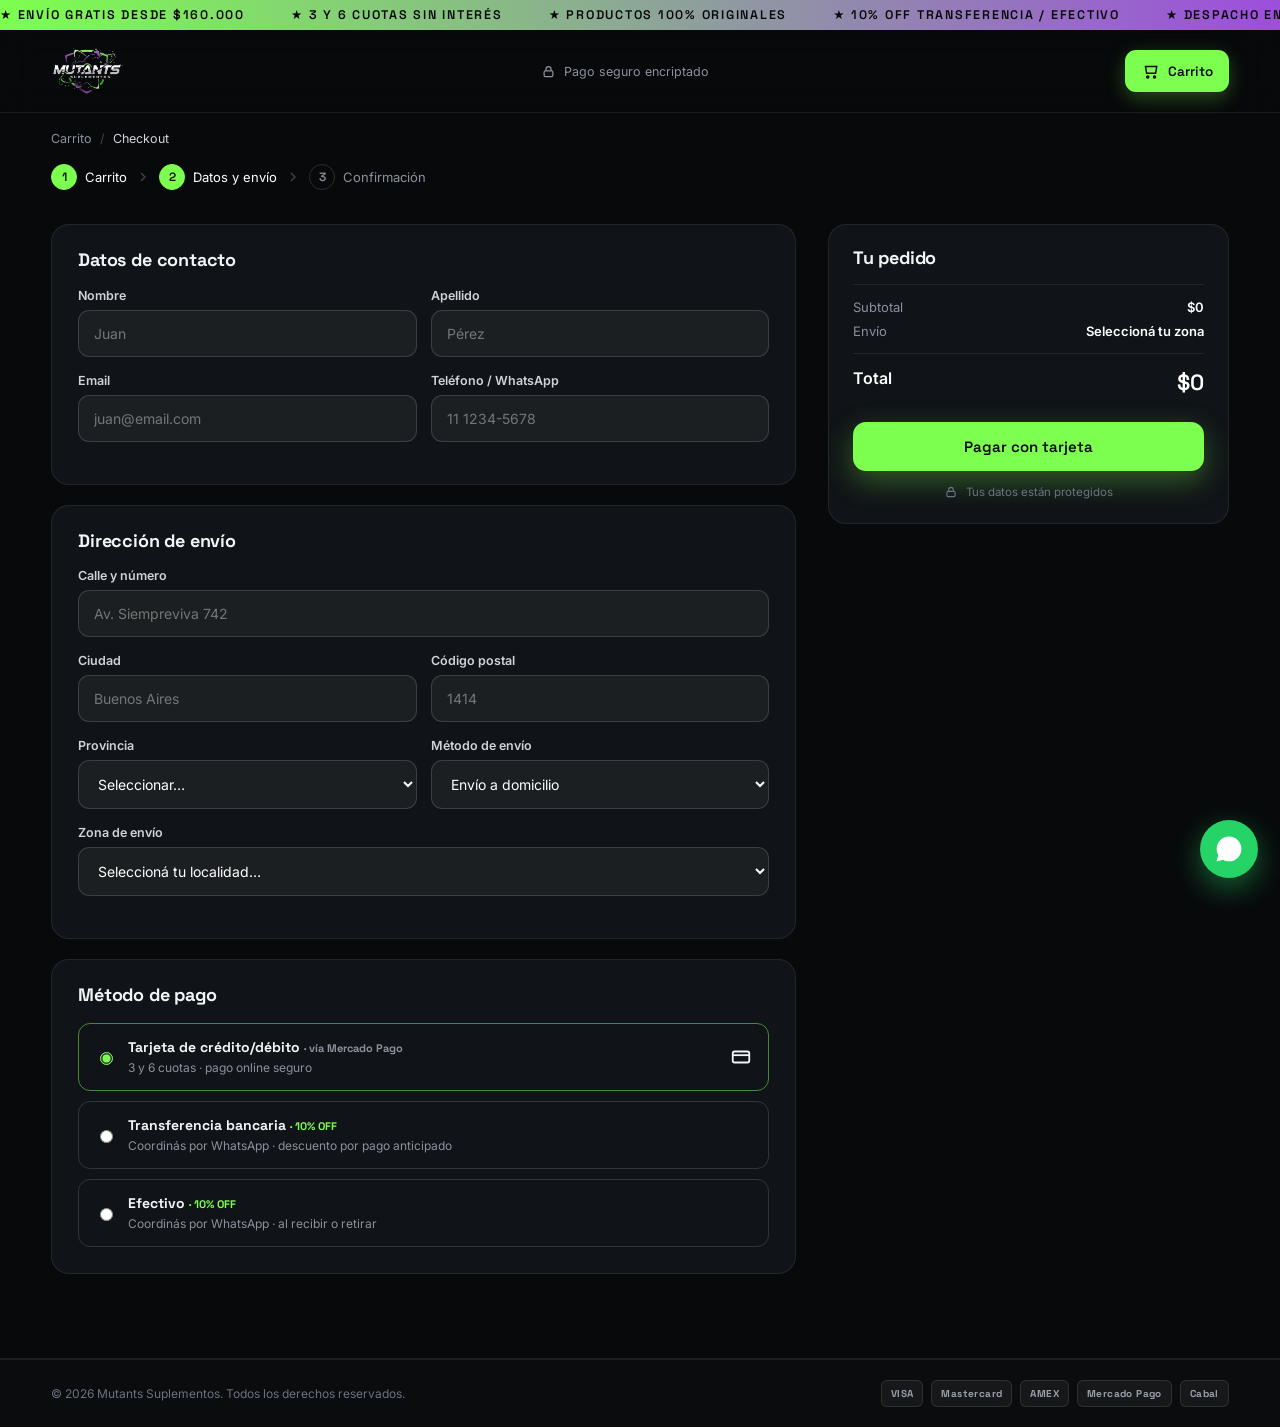
<file: checkout.html>
<!DOCTYPE html>
<html lang="es">
<head>
<meta charset="UTF-8">
<meta name="viewport" content="width=device-width, initial-scale=1.0">
<title>Checkout — Mutants Suplementos</title>
<link rel="stylesheet" href="./estilos/estilos.css">
</head>
<body data-page="checkout">

<div class="announce"><div class="announce-track">
  <span>★ Envío gratis desde $160.000</span><span>★ 3 y 6 cuotas sin interés</span><span>★ Productos 100% originales</span><span>★ 10% OFF transferencia / efectivo</span><span>★ Despacho en 24-48hs</span><span>★ +8 marcas líderes</span><span>★ Compra 100% segura</span>
  <span>★ Envío gratis desde $160.000</span><span>★ 3 y 6 cuotas sin interés</span><span>★ Productos 100% originales</span><span>★ 10% OFF transferencia / efectivo</span><span>★ Despacho en 24-48hs</span><span>★ +8 marcas líderes</span><span>★ Compra 100% segura</span>
</div></div>

<nav class="nav">
  <div style="display:flex;align-items:center;gap:18px">
    <a href="index.html" class="brand"><img src="assets/logos/logo-mutants.png" alt="Mutants Suplementos" class="brand-logo"></a>
  </div>
  <div style="display:flex;align-items:center;gap:8px;font-size:12.5px;color:var(--muted2)"><svg width="15" height="15" viewBox="0 0 24 24" fill="none" stroke="currentColor" stroke-width="2"><rect x="5" y="11" width="14" height="9" rx="2"></rect><path d="M8 11V8a4 4 0 0 1 8 0v3"></path></svg>Pago seguro encriptado</div>
  <div class="nav-right">
    <a href="carrito.html" class="cart-btn"><svg width="18" height="18" viewBox="0 0 24 24" fill="none" stroke="currentColor" stroke-width="2"><path d="M6 6h15l-1.5 9h-12z"></path><circle cx="9" cy="20" r="1.4"></circle><circle cx="18" cy="20" r="1.4"></circle></svg><span>Carrito</span><span class="cart-badge" data-cart-count>0</span></a>
  </div>
</nav>

<main class="container" id="checkout-page">

  <!-- SUCCESS STATE -->
  <div id="checkout-done" style="display:none;text-align:center;padding:clamp(60px,10vw,120px) 0">
    <div style="width:80px;height:80px;border-radius:50%;background:rgba(124,255,79,.12);border:1px solid rgba(124,255,79,.4);display:flex;align-items:center;justify-content:center;margin:0 auto 24px;color:var(--green)"><svg width="38" height="38" viewBox="0 0 24 24" fill="none" stroke="currentColor" stroke-width="2.4"><path d="M5 12l5 5L20 7"></path></svg></div>
    <h1 style="font-size:clamp(28px,4vw,42px);margin-bottom:14px">¡Gracias por tu compra!</h1>
    <p style="color:var(--muted);font-size:16px;max-width:480px;margin:0 auto 8px">Recibimos tu pedido. Te enviamos un email con el detalle y te contactamos por WhatsApp para coordinar el envío.</p>
    <p class="muted" style="font-size:14px;margin-bottom:30px">N° de orden: <span class="green" style="font-weight:600" id="order-no">#MUT-2026-0148</span></p>
    <div style="display:flex;gap:12px;justify-content:center;flex-wrap:wrap">
      <a id="wa-order" href="#" target="_blank" class="btn" style="background:#25D366;color:#fff"><svg width="19" height="19" viewBox="0 0 24 24" fill="#fff"><path d="M12.04 2C6.58 2 2.13 6.45 2.13 11.91c0 1.75.46 3.45 1.32 4.95L2 22l5.25-1.38c1.45.79 3.08 1.21 4.79 1.21h.01c5.46 0 9.91-4.45 9.91-9.91 0-2.65-1.03-5.14-2.9-7.01A9.82 9.82 0 0 0 12.04 2zm0 18.15c-1.36 0-2.7-.37-3.87-1.06l-.28-.16-2.88.75.77-2.8-.18-.29a8.2 8.2 0 0 1-1.26-4.36c0-4.54 3.7-8.23 8.24-8.23 2.2 0 4.27.86 5.82 2.42a8.18 8.18 0 0 1 2.41 5.82c0 4.54-3.69 8.43-8.24 8.43z"></path></svg>Enviar pedido por WhatsApp</a>
      <a href="index.html" class="btn btn-ghost">Volver al inicio</a>
    </div>
  </div>

  <!-- MAIN -->
  <div id="checkout-main">
    <div class="crumb"><a href="carrito.html">Carrito</a><i>/</i><span style="color:#cfd3da">Checkout</span></div>
    <div class="step-dots" style="margin-top:18px">
      <div class="step-dot active"><span class="num">1</span>Carrito</div>
      <svg width="16" height="16" viewBox="0 0 24 24" fill="none" stroke="#444" stroke-width="2"><path d="M9 6l6 6-6 6"></path></svg>
      <div class="step-dot active"><span class="num">2</span>Datos y envío</div>
      <svg width="16" height="16" viewBox="0 0 24 24" fill="none" stroke="#444" stroke-width="2"><path d="M9 6l6 6-6 6"></path></svg>
      <div class="step-dot"><span class="num">3</span>Confirmación</div>
    </div>

    <form class="checkout-grid" id="checkout-form" style="padding-top:10px">
      <div>
        <div class="panel" style="margin-bottom:20px">
          <h3>Datos de contacto</h3>
          <div class="field-row"><div class="field"><label>Nombre</label><input required placeholder="Juan"></div><div class="field"><label>Apellido</label><input required placeholder="Pérez"></div></div>
          <div class="field-row"><div class="field"><label>Email</label><input type="email" required placeholder="juan@email.com"></div><div class="field"><label>Teléfono / WhatsApp</label><input required placeholder="11 1234-5678"></div></div>
        </div>
        <div class="panel" style="margin-bottom:20px">
          <h3>Dirección de envío</h3>
          <div class="field"><label>Calle y número</label><input required placeholder="Av. Siempreviva 742"></div>
          <div class="field-row"><div class="field"><label>Ciudad</label><input required placeholder="Buenos Aires"></div><div class="field"><label>Código postal</label><input required placeholder="1414"></div></div>
          <div class="field-row"><div class="field"><label>Provincia</label>
            <select required><option value="">Seleccionar…</option><option>Buenos Aires</option><option>CABA</option><option>Córdoba</option><option>Santa Fe</option><option>Mendoza</option><option>Otra</option></select></div>
            <div class="field"><label>Método de envío</label>
            <select id="ship-method" required><option value="domicilio">Envío a domicilio</option><option value="retiro">Retiro en local</option></select></div>
          </div>
          <div class="field" id="ship-zone-wrap">
            <label>Zona de envío</label>
            <select id="ship-zone" required>
              <option value="">Seleccioná tu localidad…</option>
              <optgroup label="Capital">
                <option value="4500">CABA — $4.500</option>
              </optgroup>
              <optgroup label="Zona Oeste">
                <option value="4500">Morón / Ituzaingó / Hurlingham / Tres de Febrero / La Matanza (Haedo, Lomas del Mirador, Ramos Mejía) — $4.500</option>
                <option value="5500">La Matanza (Bonzi, Tapiales, San Justo, Tablada, Casanova, Ciudad Evita) — $5.500</option>
                <option value="6000">Merlo / William Morris / Moreno / Laferrere / Catán / Virrey del Pino — $6.000</option>
              </optgroup>
              <optgroup label="Zona Norte">
                <option value="5000">Caseros / San Martín / San Miguel / Vicente López — $5.000</option>
                <option value="6500">San Isidro / San Fernando / Tigre / Malvinas Argentinas / Los Polvorines / José C. Paz — $6.500</option>
              </optgroup>
              <optgroup label="Zona Sur">
                <option value="6500">Lanús / Lomas de Zamora / Avellaneda — $6.500</option>
                <option value="7500">Quilmes / Almirante Brown / Esteban Echeverría / Monte Grande / Ezeiza / Florencio Varela — $7.500</option>
                <option value="8500">Escobar / Pilar / Del Viso / Maschwitz / Berazategui / La Plata / Campana / Luján / Gral. Rodríguez — $8.500</option>
              </optgroup>
            </select>
          </div>
        </div>
        <div class="panel">
          <h3>Método de pago</h3>
          <div class="pay-methods">
            <label class="pay-opt active" data-online="1"><input type="radio" name="pay" checked> <span style="flex:1"><b style="font-family:var(--display);font-size:14px;display:block">Tarjeta de crédito/débito <span style="font-size:11px;color:#8b919c">· vía Mercado Pago</span></b><span class="muted" style="font-size:12px">3 y 6 cuotas · pago online seguro</span></span><svg width="22" height="22" viewBox="0 0 24 24" fill="none" stroke="currentColor" stroke-width="2"><rect x="3" y="6" width="18" height="12" rx="2"></rect><path d="M3 10h18"></path></svg></label>
            <label class="pay-opt" data-discount="1"><input type="radio" name="pay"> <span style="flex:1"><b style="font-family:var(--display);font-size:14px;display:block">Transferencia bancaria <span class="green" style="font-size:11px">· 10% OFF</span></b><span class="muted" style="font-size:12px">Coordinás por WhatsApp · descuento por pago anticipado</span></span></label>
            <label class="pay-opt" data-discount="1"><input type="radio" name="pay"> <span style="flex:1"><b style="font-family:var(--display);font-size:14px;display:block">Efectivo <span class="green" style="font-size:11px">· 10% OFF</span></b><span class="muted" style="font-size:12px">Coordinás por WhatsApp · al recibir o retirar</span></span></label>
          </div>
        </div>
      </div>

      <aside class="summary">
        <h3 style="font-size:18px;margin-bottom:16px">Tu pedido</h3>
        <div id="checkout-items"></div>
        <div style="height:1px;background:var(--line);margin:14px 0"></div>
        <div class="sum-row"><span>Subtotal</span><b id="co-subtotal">$0</b></div>
        <div class="sum-row" id="co-discount-row" style="display:none"><span class="green">Descuento 10% (transf./efectivo)</span><b id="co-discount" class="green">−$0</b></div>
        <div class="sum-row"><span>Envío</span><b id="co-ship" class="green">—</b></div>
        <div style="height:1px;background:var(--line);margin:14px 0"></div>
        <div class="sum-row" style="font-size:16px"><span style="color:#fff;font-weight:600">Total</span><b id="co-total" style="font-family:var(--display);font-size:22px">$0</b></div>
        <button type="submit" class="btn btn-primary btn-block" style="margin-top:18px">Confirmar pedido</button>
        <div style="display:flex;align-items:center;gap:8px;justify-content:center;font-size:11.5px;color:#6b7280;margin-top:14px"><svg width="14" height="14" viewBox="0 0 24 24" fill="none" stroke="currentColor" stroke-width="2"><rect x="5" y="11" width="14" height="9" rx="2"></rect><path d="M8 11V8a4 4 0 0 1 8 0v3"></path></svg>Tus datos están protegidos</div>
      </aside>
    </form>
  </div>
</main>

<footer class="footer">
  <div class="footer-bottom" style="border-top:1px solid rgba(255,255,255,.07)"><div class="row"><span>© 2026 Mutants Suplementos. Todos los derechos reservados.</span><div class="pays"><span>VISA</span><span>Mastercard</span><span>AMEX</span><span>Mercado Pago</span><span>Cabal</span></div></div></div>
</footer>

<div class="overlay" id="overlay" data-close></div>
<a class="wa" data-wa="Hola Mutants! Tengo una consulta sobre mi compra." target="_blank" title="WhatsApp"><svg width="30" height="30" viewBox="0 0 24 24" fill="#fff"><path d="M12.04 2C6.58 2 2.13 6.45 2.13 11.91c0 1.75.46 3.45 1.32 4.95L2 22l5.25-1.38c1.45.79 3.08 1.21 4.79 1.21h.01c5.46 0 9.91-4.45 9.91-9.91 0-2.65-1.03-5.14-2.9-7.01A9.82 9.82 0 0 0 12.04 2zm4.52 16.99c-.25-.12-1.47-.72-1.69-.81-.23-.08-.39-.12-.56.12-.16.25-.64.81-.79.97-.14.17-.29.19-.54.06-.25-.12-1.05-.39-1.99-1.23-.74-.66-1.23-1.47-1.38-1.72-.14-.25-.01-.38.11-.5.11-.11.25-.29.37-.43.12-.14.16-.25.25-.41.08-.17.04-.31-.02-.43-.06-.12-.56-1.34-.76-1.84-.2-.48-.41-.42-.56-.43h-.48c-.17 0-.43.06-.66.31-.23.25-.86.85-.86 2.07 0 1.22.89 2.4 1.01 2.56.12.17 1.75 2.67 4.23 3.74.59.26 1.05.41 1.41.52.59.19 1.13.16 1.56.1.48-.07 1.47-.6 1.68-1.18.21-.58.21-1.07.14-1.18-.06-.11-.22-.17-.47-.29z"></path></svg></a>
<div class="toast" id="toast"><svg width="18" height="18" viewBox="0 0 24 24" fill="none" stroke="#08090B" stroke-width="2.6"><path d="M5 12l5 5L20 7"></path></svg><span id="toast-msg"></span></div>

<script src="./js/script.js"></script>
</body>
</html>
</file>
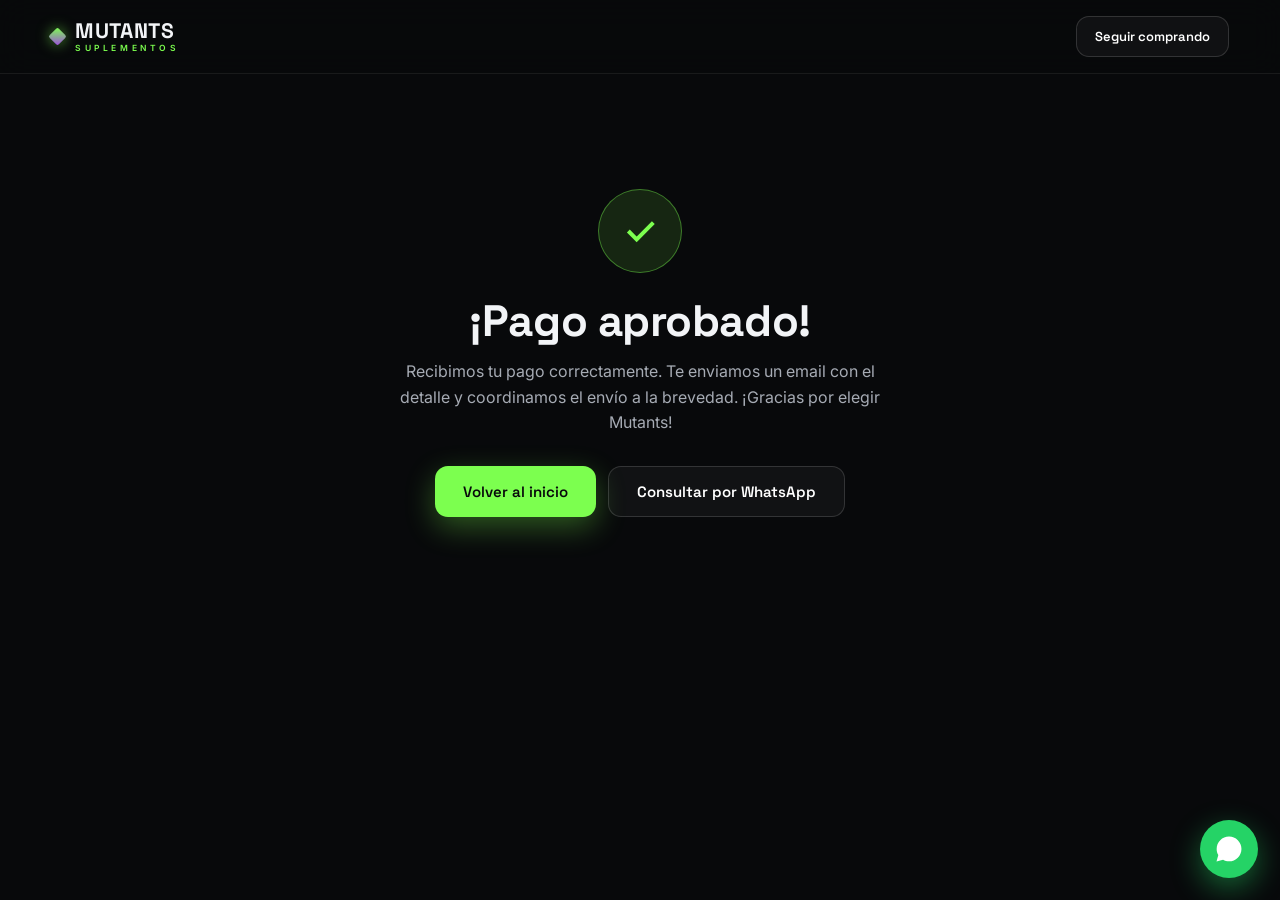
<file: pagoaprobado.html>
<!DOCTYPE html>
<html lang="es">
<head>
<meta charset="UTF-8">
<meta name="viewport" content="width=device-width, initial-scale=1.0">
<title>Pago aprobado — Mutants Suplementos</title>
<link rel="stylesheet" href="./estilos/estilos.css">
</head>
<body data-page="result">
<nav class="nav">
  <div style="display:flex;align-items:center;gap:18px">
    <a href="index.html" class="brand"><span class="diamond"></span><span style="display:flex;flex-direction:column;line-height:1"><span class="name">MUTANTS</span><span class="sub">SUPLEMENTOS</span></span></a>
  </div>
  <div class="nav-right">
    <a href="productos.html" class="btn btn-ghost" style="padding:11px 18px;font-size:13px">Seguir comprando</a>
  </div>
</nav>
<main class="container" style="min-height:62vh;display:flex;align-items:center;justify-content:center">
  <div style="text-align:center;padding:clamp(50px,9vw,110px) 0;max-width:520px">
    <div style="width:84px;height:84px;border-radius:50%;background:#7CFF4F1f;border:1px solid #7CFF4F66;display:flex;align-items:center;justify-content:center;margin:0 auto 26px;color:#7CFF4F"><svg width="40" height="40" viewBox="0 0 24 24" fill="none" stroke="currentColor" stroke-width="2.4"><path d="M5 12l5 5L20 7"></path></svg></div>
    <h1 style="font-size:clamp(28px,4.4vw,44px);margin-bottom:14px">¡Pago aprobado!</h1>
    <p style="color:var(--muted);font-size:16px;line-height:1.6;margin:0 auto 30px">Recibimos tu pago correctamente. Te enviamos un email con el detalle y coordinamos el envío a la brevedad. ¡Gracias por elegir Mutants!</p>
    <div style="display:flex;gap:12px;justify-content:center;flex-wrap:wrap">
      <a href="index.html" class="btn btn-primary">Volver al inicio</a>
      <a class="btn btn-ghost" data-wa="Hola Mutants! Tengo una consulta sobre mi compra." target="_blank">Consultar por WhatsApp</a>
    </div>
  </div>
</main>
<a class="wa" data-wa="Hola Mutants! Tengo una consulta sobre mi compra." target="_blank" title="WhatsApp"><svg width="30" height="30" viewBox="0 0 24 24" fill="#fff"><path d="M12.04 2C6.58 2 2.13 6.45 2.13 11.91c0 1.75.46 3.45 1.32 4.95L2 22l5.25-1.38c1.45.79 3.08 1.21 4.79 1.21h.01c5.46 0 9.91-4.45 9.91-9.91 0-2.65-1.03-5.14-2.9-7.01A9.82 9.82 0 0 0 12.04 2z"></path></svg></a>
<script src=".//js/script.js"></script>
<script>try{localStorage.setItem('mutants_cart_v1','[]');}catch(e){}</script>
</body>
</html>
</file>
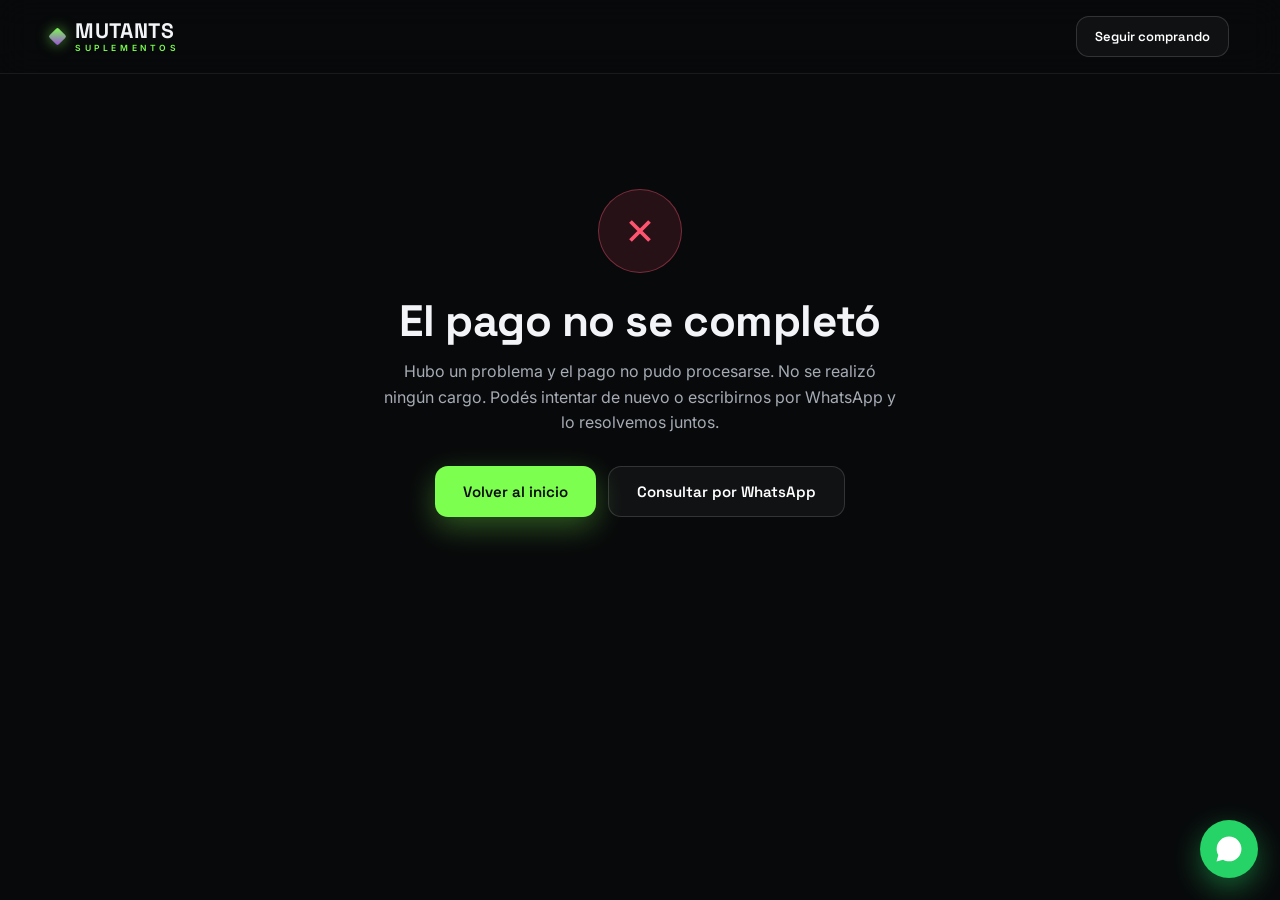
<file: pagoerror.html>
<!DOCTYPE html>
<html lang="es">
<head>
<meta charset="UTF-8">
<meta name="viewport" content="width=device-width, initial-scale=1.0">
<title>Pago rechazado — Mutants Suplementos</title>
<link rel="stylesheet" href="./estilos/estilos.css">
</head>
<body data-page="result">
<nav class="nav">
  <div style="display:flex;align-items:center;gap:18px">
    <a href="index.html" class="brand"><span class="diamond"></span><span style="display:flex;flex-direction:column;line-height:1"><span class="name">MUTANTS</span><span class="sub">SUPLEMENTOS</span></span></a>
  </div>
  <div class="nav-right">
    <a href="productos.html" class="btn btn-ghost" style="padding:11px 18px;font-size:13px">Seguir comprando</a>
  </div>
</nav>
<main class="container" style="min-height:62vh;display:flex;align-items:center;justify-content:center">
  <div style="text-align:center;padding:clamp(50px,9vw,110px) 0;max-width:520px">
    <div style="width:84px;height:84px;border-radius:50%;background:#ff54701f;border:1px solid #ff547066;display:flex;align-items:center;justify-content:center;margin:0 auto 26px;color:#ff5470"><svg width="38" height="38" viewBox="0 0 24 24" fill="none" stroke="currentColor" stroke-width="2.4"><path d="M6 6l12 12M18 6 6 18"></path></svg></div>
    <h1 style="font-size:clamp(28px,4.4vw,44px);margin-bottom:14px">El pago no se completó</h1>
    <p style="color:var(--muted);font-size:16px;line-height:1.6;margin:0 auto 30px">Hubo un problema y el pago no pudo procesarse. No se realizó ningún cargo. Podés intentar de nuevo o escribirnos por WhatsApp y lo resolvemos juntos.</p>
    <div style="display:flex;gap:12px;justify-content:center;flex-wrap:wrap">
      <a href="index.html" class="btn btn-primary">Volver al inicio</a>
      <a class="btn btn-ghost" data-wa="Hola Mutants! Tengo una consulta sobre mi compra." target="_blank">Consultar por WhatsApp</a>
    </div>
  </div>
</main>
<a class="wa" data-wa="Hola Mutants! Tengo una consulta sobre mi compra." target="_blank" title="WhatsApp"><svg width="30" height="30" viewBox="0 0 24 24" fill="#fff"><path d="M12.04 2C6.58 2 2.13 6.45 2.13 11.91c0 1.75.46 3.45 1.32 4.95L2 22l5.25-1.38c1.45.79 3.08 1.21 4.79 1.21h.01c5.46 0 9.91-4.45 9.91-9.91 0-2.65-1.03-5.14-2.9-7.01A9.82 9.82 0 0 0 12.04 2z"></path></svg></a>
<script src="./js/script.js"></script>

</body>
</html>
</file>
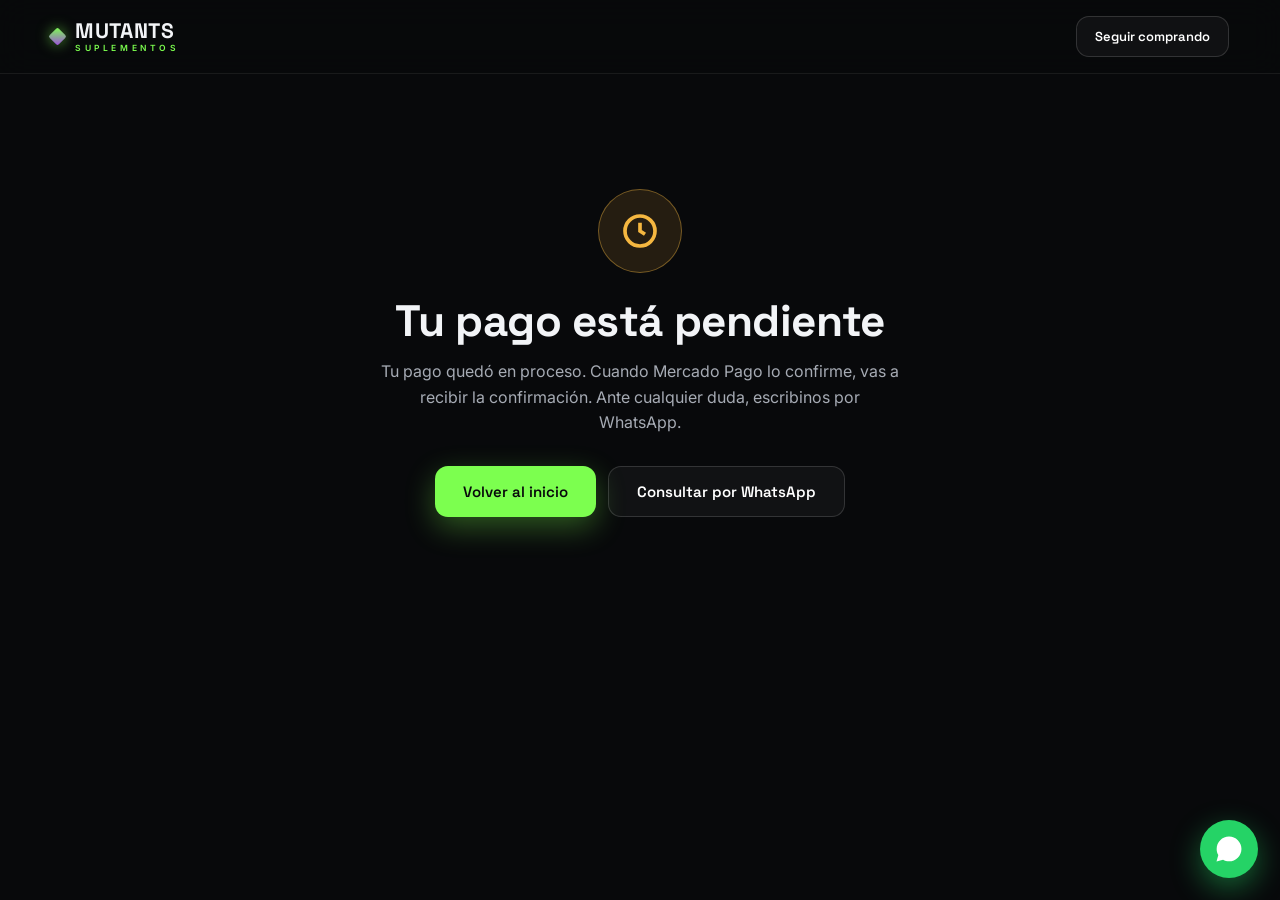
<file: pagopendiente.html>
<!DOCTYPE html>
<html lang="es">
<head>
<meta charset="UTF-8">
<meta name="viewport" content="width=device-width, initial-scale=1.0">
<title>Pago pendiente — Mutants Suplementos</title>
<link rel="stylesheet" href="./estilos/estilos.css">
</head>
<body data-page="result">
<nav class="nav">
  <div style="display:flex;align-items:center;gap:18px">
    <a href="index.html" class="brand"><span class="diamond"></span><span style="display:flex;flex-direction:column;line-height:1"><span class="name">MUTANTS</span><span class="sub">SUPLEMENTOS</span></span></a>
  </div>
  <div class="nav-right">
    <a href="productos.html" class="btn btn-ghost" style="padding:11px 18px;font-size:13px">Seguir comprando</a>
  </div>
</nav>
<main class="container" style="min-height:62vh;display:flex;align-items:center;justify-content:center">
  <div style="text-align:center;padding:clamp(50px,9vw,110px) 0;max-width:520px">
    <div style="width:84px;height:84px;border-radius:50%;background:#f5b7401f;border:1px solid #f5b74066;display:flex;align-items:center;justify-content:center;margin:0 auto 26px;color:#f5b740"><svg width="40" height="40" viewBox="0 0 24 24" fill="none" stroke="currentColor" stroke-width="2.2"><circle cx="12" cy="12" r="9"></circle><path d="M12 7v5l3 2"></path></svg></div>
    <h1 style="font-size:clamp(28px,4.4vw,44px);margin-bottom:14px">Tu pago está pendiente</h1>
    <p style="color:var(--muted);font-size:16px;line-height:1.6;margin:0 auto 30px">Tu pago quedó en proceso. Cuando Mercado Pago lo confirme, vas a recibir la confirmación. Ante cualquier duda, escribinos por WhatsApp.</p>
    <div style="display:flex;gap:12px;justify-content:center;flex-wrap:wrap">
      <a href="index.html" class="btn btn-primary">Volver al inicio</a>
      <a class="btn btn-ghost" data-wa="Hola Mutants! Tengo una consulta sobre mi compra." target="_blank">Consultar por WhatsApp</a>
    </div>
  </div>
</main>
<a class="wa" data-wa="Hola Mutants! Tengo una consulta sobre mi compra." target="_blank" title="WhatsApp"><svg width="30" height="30" viewBox="0 0 24 24" fill="#fff"><path d="M12.04 2C6.58 2 2.13 6.45 2.13 11.91c0 1.75.46 3.45 1.32 4.95L2 22l5.25-1.38c1.45.79 3.08 1.21 4.79 1.21h.01c5.46 0 9.91-4.45 9.91-9.91 0-2.65-1.03-5.14-2.9-7.01A9.82 9.82 0 0 0 12.04 2z"></path></svg></a>
<script src="./js/script.js"></script>
<script>try{localStorage.setItem('mutants_cart_v1','[]');}catch(e){}</script>
</body>
</html>
</file>
<file: estilos/estilos.css>
/* ============================================================
   MUTANTS SUPLEMENTOS — styles.css
   Sistema visual: dark premium · verde neón · violeta eléctrico
   ============================================================ */
@import url('https://fonts.googleapis.com/css2?family=Space+Grotesk:wght@400;500;600;700&family=Inter:wght@400;500;600;700&display=swap');

:root{
  --bg:#08090B;
  --bg2:#0a0c0e;
  --panel:#101317;
  --panel2:#0b0d10;
  --line:rgba(255,255,255,.08);
  --line-strong:rgba(255,255,255,.14);
  --text:#F2F4F7;
  --muted:#a6abb4;
  --muted2:#8b919c;
  --green:#7CFF4F;
  --green-dark:#1B5E20;
  --violet:#9D4EDD;
  --violet-2:#8A2BE2;
  --radius:18px;
  --maxw:1280px;
  --display:'Space Grotesk',system-ui,sans-serif;
  --body:'Inter',system-ui,sans-serif;
}

*{box-sizing:border-box}
html{scroll-behavior:smooth}
html{overflow-x:clip}
body{
  margin:0;background:var(--bg);color:var(--text);
  font-family:var(--body);-webkit-font-smoothing:antialiased;overflow-x:clip;
}
img{display:block;max-width:100%}
a{color:inherit;text-decoration:none}
button{font-family:var(--body)}
h1,h2,h3,h4{font-family:var(--display);margin:0;line-height:1.04;letter-spacing:-.01em}
.container{max-width:var(--maxw);margin:0 auto;padding-left:clamp(16px,4vw,52px);padding-right:clamp(16px,4vw,52px)}
#categorias,#marcas,#productos,#comunidad{scroll-margin-top:96px}
.display{font-family:var(--display)}
.green{color:var(--green)}
.violet{color:var(--violet)}
.muted{color:var(--muted2)}

::-webkit-scrollbar{width:10px;height:10px}
::-webkit-scrollbar-track{background:#0B0D0F}
::-webkit-scrollbar-thumb{background:#23272d;border-radius:8px}
::-webkit-scrollbar-thumb:hover{background:var(--green)}

/* ---------- Animations ---------- */
@keyframes mu-marquee{to{transform:translateX(-50%)}}
@keyframes mu-floaty{0%,100%{transform:translateY(0)}50%{transform:translateY(-16px)}}
@keyframes mu-pulse{0%,100%{opacity:.45;transform:scale(1)}50%{opacity:.85;transform:scale(1.06)}}
[data-reveal]{opacity:0;transform:translateY(24px);transition:opacity .7s cubic-bezier(.2,.7,.2,1),transform .7s cubic-bezier(.2,.7,.2,1)}
[data-reveal].in{opacity:1;transform:none}

/* ---------- Buttons ---------- */
.btn{display:inline-flex;align-items:center;justify-content:center;gap:10px;border:none;cursor:pointer;
  font-family:var(--display);font-weight:600;font-size:15px;border-radius:13px;padding:15px 28px;transition:transform .2s,box-shadow .2s,background .2s,border-color .2s}
.btn-primary{background:var(--green);color:#08090B;box-shadow:0 10px 30px rgba(124,255,79,.32)}
.btn-primary:hover{transform:translateY(-3px);box-shadow:0 16px 44px rgba(124,255,79,.5)}
.btn-ghost{background:rgba(255,255,255,.04);color:#fff;border:1px solid var(--line-strong)}
.btn-ghost:hover{background:rgba(255,255,255,.09);border-color:rgba(124,255,79,.4)}
.btn-block{width:100%}
.icon-btn{width:42px;height:42px;display:flex;align-items:center;justify-content:center;background:rgba(255,255,255,.05);border:1px solid rgba(255,255,255,.1);border-radius:11px;cursor:pointer;color:#cfd3da;transition:color .2s,border-color .2s}
.icon-btn:hover{color:var(--green);border-color:rgba(124,255,79,.4)}

/* ---------- Announcement bar ---------- */
.announce{background:linear-gradient(90deg,var(--green),var(--violet));overflow:hidden;white-space:nowrap;position:relative;z-index:60}
.announce-track{display:inline-flex;gap:46px;padding:7px 0;animation:mu-marquee 26s linear infinite;font-family:var(--display);font-weight:600;font-size:12.5px;letter-spacing:.14em;color:#08090B;text-transform:uppercase}

/* ---------- Nav ---------- */
.nav{position:sticky;top:0;z-index:55;display:flex;align-items:center;justify-content:space-between;gap:24px;
  padding:16px clamp(16px,4vw,52px);background:rgba(8,9,11,.78);backdrop-filter:blur(16px);border-bottom:1px solid rgba(255,255,255,.07)}
.brand{display:flex;align-items:center;gap:11px}
.brand-logo{height:50px;width:auto;display:block}
.footer-logo{height:48px;width:auto;display:block;margin-bottom:16px}
.brand .diamond{width:13px;height:13px;background:linear-gradient(135deg,var(--green),var(--violet));transform:rotate(45deg);border-radius:2px;box-shadow:0 0 14px rgba(124,255,79,.6)}
.brand .name{font-family:var(--display);font-weight:700;font-size:21px;letter-spacing:.02em;line-height:1}
.brand .sub{font-size:8.5px;letter-spacing:.42em;color:var(--green);margin-top:3px;font-weight:600}
.nav-links{display:flex;align-items:center;gap:30px;font-size:13.5px;font-weight:500;letter-spacing:.02em}
.nav-links a{color:#cfd3da;transition:color .2s}
.nav-links a:hover,.nav-links a.active{color:var(--green)}
.nav-right{display:flex;align-items:center;gap:10px}
.cart-btn{position:relative;display:flex;align-items:center;gap:9px;background:var(--green);color:#08090B;border:none;border-radius:11px;padding:0 16px;height:42px;cursor:pointer;font-family:var(--display);font-weight:600;font-size:13.5px;box-shadow:0 6px 20px rgba(124,255,79,.28)}
.cart-badge{position:absolute;top:-7px;right:-7px;min-width:21px;height:21px;padding:0 5px;background:var(--violet);color:#fff;border-radius:11px;font-size:11px;display:flex;align-items:center;justify-content:center;border:2px solid var(--bg)}
.burger{display:none;width:42px;height:42px;align-items:center;justify-content:center;background:rgba(255,255,255,.05);border:1px solid rgba(255,255,255,.1);border-radius:10px;cursor:pointer;flex-direction:column;gap:4px}
.burger span{width:18px;height:2px;background:#fff;display:block}

/* ---------- Hero ---------- */
.hero{position:relative;overflow:hidden}
.hero-bg{position:absolute;inset:0;background:
  radial-gradient(900px 520px at 12% 8%,rgba(124,255,79,.16),transparent 60%),
  radial-gradient(820px 520px at 92% 92%,rgba(157,78,221,.20),transparent 60%),var(--bg)}
.hero-grid{position:absolute;inset:0;
  background-image:linear-gradient(rgba(255,255,255,.025) 1px,transparent 1px),linear-gradient(90deg,rgba(255,255,255,.025) 1px,transparent 1px);
  background-size:54px 54px;-webkit-mask-image:radial-gradient(700px 500px at 50% 30%,#000,transparent 80%);mask-image:radial-gradient(700px 500px at 50% 30%,#000,transparent 80%)}
.hero-inner{position:relative;display:grid;grid-template-columns:1.05fr .95fr;gap:clamp(28px,5vw,64px);align-items:center;max-width:var(--maxw);margin:0 auto;padding:clamp(40px,6vw,80px) clamp(16px,4vw,52px)}
.eyebrow{display:inline-flex;align-items:center;gap:9px;padding:7px 15px;background:rgba(124,255,79,.08);border:1px solid rgba(124,255,79,.28);border-radius:100px;font-size:12px;font-weight:600;letter-spacing:.12em;color:var(--green);text-transform:uppercase}
.eyebrow .dot{width:7px;height:7px;border-radius:50%;background:var(--green);box-shadow:0 0 10px var(--green);animation:mu-pulse 2s ease infinite}
.hero h1{font-size:clamp(40px,6.6vw,76px);line-height:.98;letter-spacing:-.02em;margin:26px 0 22px;font-weight:700}
.grad-text{background:linear-gradient(100deg,var(--green) 10%,var(--violet) 90%);-webkit-background-clip:text;background-clip:text;color:transparent}
.hero p.lead{font-size:clamp(15px,1.8vw,18px);line-height:1.6;color:var(--muted);max-width:480px;margin:0 0 34px}
.hero-cta{display:flex;flex-wrap:wrap;gap:14px;margin-bottom:38px}
.hero-visual{position:relative;min-height:440px;display:flex;align-items:center;justify-content:center}
.hero-halo{position:absolute;width:78%;aspect-ratio:1;border-radius:50%;background:radial-gradient(circle,rgba(124,255,79,.22),rgba(157,78,221,.14) 55%,transparent 72%);filter:blur(8px);animation:mu-pulse 5s ease infinite}
.hero-frame{position:relative;width:100%;max-width:430px;aspect-ratio:4/5;border-radius:26px;padding:1px;background:linear-gradient(150deg,rgba(124,255,79,.5),rgba(157,78,221,.5),rgba(255,255,255,.06));box-shadow:0 40px 90px rgba(0,0,0,.6)}
.hero-frame .ph{width:100%;height:100%;border-radius:25px;overflow:hidden;background:#0d0f12 url('../assets/banners/hero.jpg') center/cover no-repeat;display:flex;align-items:center;justify-content:center;color:#3a3f47;font-family:monospace;font-size:12px;text-align:center;padding:20px}
.float-card{position:absolute;display:flex;align-items:center;gap:12px;padding:11px 16px 11px 11px;background:rgba(13,15,18,.82);backdrop-filter:blur(12px);border:1px solid rgba(255,255,255,.1);border-radius:16px;box-shadow:0 18px 40px rgba(0,0,0,.5);animation:mu-floaty 6s ease infinite}
.float-card .thumb{width:52px;height:52px;border-radius:11px;background:linear-gradient(180deg,#f6f7f9,#e6e9ee);display:flex;align-items:center;justify-content:center;overflow:hidden}
.float-card .thumb img{width:100%;height:100%;object-fit:contain}

/* ---------- Benefits strip ---------- */
.benefit-strip{border-top:1px solid rgba(255,255,255,.06);border-bottom:1px solid rgba(255,255,255,.06);background:var(--bg2)}
.benefit-grid{max-width:var(--maxw);margin:0 auto;display:grid;grid-template-columns:repeat(auto-fit,minmax(210px,1fr));gap:1px;background:rgba(255,255,255,.06)}
.benefit{display:flex;align-items:center;gap:14px;padding:22px clamp(16px,2.5vw,28px);background:var(--bg2)}
.benefit .ic{flex:none;width:42px;height:42px;border-radius:11px;background:rgba(124,255,79,.1);border:1px solid rgba(124,255,79,.22);display:flex;align-items:center;justify-content:center;color:var(--green)}
.benefit b{font-family:var(--display);font-weight:600;font-size:14px;display:block}
.benefit span{font-size:12px;color:var(--muted2)}

/* ---------- Section header ---------- */
.section{padding:clamp(56px,8vw,96px) 0}
.sec-eyebrow{font-size:12px;letter-spacing:.2em;color:var(--green);font-weight:700;margin-bottom:12px}
.sec-title{font-weight:700;font-size:clamp(28px,4vw,44px)}
.sec-head{display:flex;align-items:flex-end;justify-content:space-between;gap:20px;flex-wrap:wrap;margin-bottom:38px}
.link-arrow{font-size:13.5px;color:#cfd3da;display:inline-flex;align-items:center;gap:7px;transition:color .2s}
.link-arrow:hover{color:var(--green)}

/* ---------- Categories ---------- */
.cat-grid{display:grid;grid-template-columns:repeat(auto-fill,minmax(168px,1fr));gap:16px}
.cat-card{text-align:left;cursor:pointer;position:relative;overflow:hidden;border:1px solid var(--line);border-radius:18px;
  background:linear-gradient(180deg,#101317,#0b0d10);padding:18px;min-height:200px;display:flex;flex-direction:column;justify-content:space-between;
  transition:transform .35s,box-shadow .35s,border-color .35s}
.cat-card:hover{transform:translateY(-6px);border-color:rgba(124,255,79,.45);box-shadow:0 22px 44px rgba(0,0,0,.5)}
.cat-card .glow{position:absolute;right:-26px;top:-26px;width:128px;height:128px;border-radius:50%;background:radial-gradient(circle,rgba(124,255,79,.16),transparent 70%)}
.cat-card .pic{position:relative;width:84px;height:84px;margin-left:auto;border-radius:14px;background:linear-gradient(180deg,#f6f7f9,#e6e9ee);display:flex;align-items:center;justify-content:center;overflow:hidden}
.cat-card .pic img{width:100%;height:100%;object-fit:contain;padding:6px}
.cat-card .ttl{font-family:var(--display);font-weight:600;font-size:16px;line-height:1.1}
.cat-card .cnt{font-size:11.5px;color:var(--muted2);margin-top:5px}

/* ---------- Brands marquee ---------- */
.brands{border-top:1px solid rgba(255,255,255,.06);border-bottom:1px solid rgba(255,255,255,.06);background:var(--bg2);overflow:hidden;padding:clamp(48px,6vw,76px) 0}
.brands-head{text-align:center;margin-bottom:32px}
.brands-head .sec-eyebrow{justify-content:center}
.brands-title{font-family:var(--display);font-weight:700;font-size:clamp(26px,3.6vw,40px);line-height:1.04;margin:10px auto 0;max-width:18ch}
.brands-sub{color:var(--muted2);font-size:15px;max-width:52ch;margin:14px auto 0}
.brands-row{display:flex;white-space:nowrap;overflow:hidden;-webkit-mask-image:linear-gradient(90deg,transparent,#000 8%,#000 92%,transparent);mask-image:linear-gradient(90deg,transparent,#000 8%,#000 92%,transparent)}
.brands-track{display:inline-flex;gap:56px;align-items:center;padding-right:56px;animation:mu-marquee 30s linear infinite;will-change:transform;transform:translateZ(0);backface-visibility:hidden}
.brands-track span{font-family:var(--display);font-weight:700;font-size:23px;color:#5a606b;letter-spacing:.02em;transition:color .2s}
.brands-track span:hover{color:#fff}

/* ---------- Search + chips ---------- */
.search-wrap{position:relative;max-width:460px;margin-bottom:18px}
.search-wrap svg{position:absolute;left:15px;top:50%;transform:translateY(-50%);color:var(--muted2);pointer-events:none}
.search-input{width:100%;background:rgba(255,255,255,.05);border:1px solid var(--line-strong);border-radius:12px;padding:13px 16px 13px 44px;color:#fff;font-size:14px;font-family:var(--body);outline:none}
.search-input:focus{border-color:rgba(124,255,79,.5)}
.chips{display:flex;gap:10px;flex-wrap:wrap;margin-bottom:34px}
.chip{font-family:var(--display);font-weight:600;font-size:13px;padding:9px 16px;border-radius:100px;cursor:pointer;transition:all .2s;background:rgba(255,255,255,.04);color:#cfd3da;border:1px solid rgba(255,255,255,.12)}
.chip.active{background:var(--green);color:#08090B;border-color:var(--green)}

/* ---------- Product grid + card ---------- */
.prod-grid{display:grid;grid-template-columns:repeat(auto-fill,minmax(232px,1fr));gap:18px}
.prod-card{position:relative;display:flex;flex-direction:column;border:1px solid var(--line);border-radius:18px;background:linear-gradient(180deg,#101317,#0b0d10);overflow:hidden;transition:transform .3s,border-color .3s,box-shadow .3s}
.prod-card:hover{transform:translateY(-6px);border-color:rgba(124,255,79,.4);box-shadow:0 26px 50px rgba(0,0,0,.55)}
.prod-media{position:relative;background:linear-gradient(180deg,#f6f7f9,#e9ebef);aspect-ratio:1;overflow:hidden}
.prod-media img{position:absolute;inset:0;width:100%;height:100%;padding:22px;object-fit:contain;object-position:center;filter:drop-shadow(0 12px 18px rgba(0,0,0,.18))}
.badge{position:absolute;top:12px;left:12px;background:#08090B;color:var(--green);font-family:var(--display);font-weight:700;font-size:10px;letter-spacing:.1em;padding:5px 9px;border-radius:7px;white-space:nowrap;z-index:2}
.disc{position:absolute;top:12px;right:12px;background:var(--violet);color:#fff;font-family:var(--display);font-weight:700;font-size:11px;padding:5px 9px;border-radius:7px}
.prod-body{padding:16px 16px 18px;display:flex;flex-direction:column;flex:1}
.prod-top{display:flex;align-items:center;justify-content:space-between;margin-bottom:7px}
.prod-brand{font-size:10.5px;letter-spacing:.12em;color:var(--green);font-weight:700;text-transform:uppercase}
.prod-rate{font-size:11.5px;color:#cfd3da}
.prod-rate small{color:#6b7280}
.prod-name{font-family:var(--display);font-weight:600;font-size:15px;line-height:1.22;margin-bottom:3px;min-height:2.44em;display:-webkit-box;-webkit-line-clamp:2;-webkit-box-orient:vertical;overflow:hidden}
.prod-flavor{font-size:12px;color:var(--muted2);margin-bottom:14px}
.prod-foot{margin-top:auto;display:flex;align-items:flex-end;justify-content:space-between;gap:10px}
.price-old{font-size:12px;color:#6b7280;text-decoration:line-through}
.price{font-family:var(--display);font-weight:700;font-size:20px;line-height:1}
.price-block{display:flex;flex-direction:column;gap:3px}
.price-cap{font-size:10px;color:var(--muted2);letter-spacing:.04em;margin-top:1px}
.price-transfer{display:inline-flex;flex-direction:column;align-items:flex-start;margin-top:4px;background:rgba(124,255,79,.1);border:1px solid rgba(124,255,79,.32);border-radius:9px;padding:5px 9px;line-height:1.15}
.price-transfer b{font-family:var(--display);font-weight:700;font-size:15px;color:var(--green)}
.price-transfer span{color:#9fb6a4;font-weight:500;font-size:9.5px;letter-spacing:.02em}
.add-btn{flex:none;width:44px;height:44px;border-radius:12px;background:var(--green);color:#08090B;border:none;cursor:pointer;display:flex;align-items:center;justify-content:center;box-shadow:0 8px 22px rgba(124,255,79,.3);transition:transform .2s}
.add-btn:hover{transform:scale(1.08)}
.no-results{padding:50px 10px;text-align:center;color:var(--muted2);border:1px dashed rgba(255,255,255,.12);border-radius:18px}
.no-results b{font-family:var(--display);font-weight:600;font-size:16px;color:#cfd3da;display:block;margin-bottom:6px}

/* ---------- Spotlight ---------- */
.spotlight{position:relative;overflow:hidden;border-radius:26px;border:1px solid rgba(255,255,255,.09);
  background:radial-gradient(700px 400px at 80% 20%,rgba(157,78,221,.26),transparent 60%),radial-gradient(600px 400px at 10% 90%,rgba(124,255,79,.16),transparent 60%),#0b0d10;
  display:grid;grid-template-columns:1.1fr .9fr;gap:24px;align-items:center;padding:clamp(28px,4vw,56px)}
.tag-violet{display:inline-block;font-size:11px;letter-spacing:.18em;color:var(--violet);font-weight:700;background:rgba(157,78,221,.12);border:1px solid rgba(157,78,221,.3);padding:6px 12px;border-radius:100px;margin-bottom:20px}
.stat-row{display:flex;align-items:center;gap:22px;flex-wrap:wrap;margin-bottom:30px}
.stat b{font-family:var(--display);font-weight:700;font-size:30px;display:block}
.stat span{font-size:11.5px;color:var(--muted2)}
.stat-div{width:1px;height:38px;background:rgba(255,255,255,.12)}
.spot-visual{position:relative;display:flex;align-items:center;justify-content:center;min-height:300px}
.spot-visual .halo{position:absolute;width:74%;aspect-ratio:1;border-radius:50%;background:radial-gradient(circle,rgba(157,78,221,.3),transparent 70%);filter:blur(6px);animation:mu-pulse 6s ease infinite}
.spot-visual img{position:relative;max-height:420px;width:auto;object-fit:contain;filter:drop-shadow(0 30px 50px rgba(0,0,0,.7));animation:mu-floaty 7s ease infinite}

/* ---------- Testimonials ---------- */
.testi-grid{display:grid;grid-template-columns:repeat(auto-fit,minmax(280px,1fr));gap:18px}
.testi{border:1px solid var(--line);border-radius:18px;background:var(--panel);padding:26px}
.stars{color:var(--green);font-size:15px;letter-spacing:.1em}
.testi p{font-size:15px;line-height:1.6;color:#dfe2e7;margin:14px 0 20px}
.avatar{width:42px;height:42px;border-radius:50%;background:linear-gradient(135deg,var(--green),var(--violet));display:flex;align-items:center;justify-content:center;font-family:var(--display);font-weight:700;color:#08090B}
.who b{font-family:var(--display);font-weight:600;font-size:14px;display:block}
.who span{font-size:12px;color:var(--muted2)}

/* ---------- Newsletter ---------- */
.newsletter{position:relative;overflow:hidden;border-radius:24px;border:1px solid rgba(124,255,79,.22);
  background:radial-gradient(600px 300px at 50% 0%,rgba(124,255,79,.14),transparent 60%),#0b0d10;padding:clamp(32px,5vw,56px);text-align:center}
.newsletter form{display:flex;gap:10px;max-width:440px;margin:26px auto 0;flex-wrap:wrap;justify-content:center}
.newsletter input{flex:1;min-width:200px;background:rgba(255,255,255,.05);border:1px solid var(--line-strong);border-radius:12px;padding:15px 18px;color:#fff;font-size:14px;font-family:var(--body)}

/* ---------- Footer ---------- */
.footer{border-top:1px solid rgba(255,255,255,.07);background:var(--bg2)}
.footer-grid{max-width:var(--maxw);margin:0 auto;padding:clamp(40px,6vw,68px) clamp(16px,4vw,52px) 30px;display:grid;grid-template-columns:1.4fr 1fr 1fr 1fr;gap:36px}
.footer h4{font-family:var(--display);font-weight:600;font-size:13px;letter-spacing:.06em;margin-bottom:16px}
.footer .col{display:flex;flex-direction:column;gap:11px;font-size:13px;color:var(--muted2)}
.footer .col a:hover{color:var(--green)}
.footer p{font-size:13px;color:var(--muted2);line-height:1.6;max-width:280px;margin:0 0 18px}
.socials{display:flex;gap:10px}
.socials a{width:38px;height:38px;border-radius:10px;background:rgba(255,255,255,.05);border:1px solid rgba(255,255,255,.1);display:flex;align-items:center;justify-content:center;color:#cfd3da;transition:color .2s,border-color .2s}
.socials a:hover{color:var(--green);border-color:rgba(124,255,79,.4)}
.footer-bottom{border-top:1px solid rgba(255,255,255,.07)}
.footer-bottom .row{max-width:var(--maxw);margin:0 auto;padding:20px clamp(16px,4vw,52px);display:flex;flex-wrap:wrap;gap:14px;align-items:center;justify-content:space-between}
.footer-bottom span{font-size:12px;color:#6b7280}
.pays{display:flex;gap:8px;align-items:center;flex-wrap:wrap}
.pays span{font-size:10px;font-weight:700;letter-spacing:.04em;color:#9aa0aa;background:rgba(255,255,255,.05);border:1px solid rgba(255,255,255,.1);padding:6px 9px;border-radius:6px;font-family:var(--display)}

/* ---------- Cart drawer ---------- */
.overlay{position:fixed;inset:0;z-index:62;background:rgba(0,0,0,.6);backdrop-filter:blur(2px);opacity:0;pointer-events:none;transition:opacity .3s}
.overlay.open{opacity:1;pointer-events:auto}
.drawer{position:fixed;top:0;right:0;bottom:0;z-index:64;width:min(420px,92vw);display:flex;flex-direction:column;background:var(--panel2);border-left:1px solid rgba(255,255,255,.1);box-shadow:-30px 0 60px rgba(0,0,0,.6);transform:translateX(105%);transition:transform .38s cubic-bezier(.4,.7,.2,1)}
.drawer.open{transform:translateX(0)}
.drawer-head{display:flex;align-items:center;justify-content:space-between;padding:22px 22px 18px;border-bottom:1px solid var(--line)}
.drawer-head .t{font-family:var(--display);font-weight:700;font-size:18px}
.drawer-body{flex:1;overflow-y:auto;padding:18px 22px}
.drawer-foot{border-top:1px solid var(--line);padding:20px 22px}
.cart-item{display:flex;gap:13px;padding:14px 0;border-bottom:1px solid rgba(255,255,255,.06)}
.cart-item .thumb{flex:none;width:64px;height:64px;border-radius:11px;background:linear-gradient(180deg,#f6f7f9,#e6e9ee);display:flex;align-items:center;justify-content:center;overflow:hidden}
.cart-item .thumb img{width:100%;height:100%;object-fit:contain;padding:5px}
.cart-item .nm{font-family:var(--display);font-weight:600;font-size:13.5px;line-height:1.2}
.cart-item .fl{font-size:11.5px;color:var(--muted2);margin:2px 0 9px}
.qty{display:flex;align-items:center;border:1px solid var(--line-strong);border-radius:9px;overflow:hidden}
.qty button{width:28px;height:28px;background:rgba(255,255,255,.04);border:none;color:#fff;cursor:pointer;font-size:15px}
.qty span{min-width:30px;text-align:center;font-size:13px;font-weight:600}
.line-price{font-family:var(--display);font-weight:700;font-size:14px}
.remove{flex:none;align-self:flex-start;background:none;border:none;color:#6b7280;cursor:pointer;padding:2px;transition:color .2s}
.remove:hover{color:#ff5470}
.cart-empty{text-align:center;padding:60px 10px;color:var(--muted2)}
.cart-empty .ic{width:64px;height:64px;border-radius:50%;background:rgba(255,255,255,.05);display:flex;align-items:center;justify-content:center;margin:0 auto 18px;color:#5a606b}
.cart-empty b{font-family:var(--display);font-weight:600;font-size:15px;color:#cfd3da;display:block;margin-bottom:6px}
.sum-row{display:flex;justify-content:space-between;font-size:13px;color:var(--muted2);margin-bottom:8px}
.sum-row b{color:#fff;font-weight:600}

/* ---------- Mobile menu ---------- */
.mmenu{position:fixed;top:0;left:0;bottom:0;z-index:64;width:min(340px,86vw);background:var(--panel2);border-right:1px solid rgba(255,255,255,.1);box-shadow:30px 0 60px rgba(0,0,0,.6);transform:translateX(-105%);transition:transform .38s cubic-bezier(.4,.7,.2,1)}
.mmenu.open{transform:translateX(0)}
.mmenu-head{display:flex;align-items:center;justify-content:between;padding:20px;border-bottom:1px solid var(--line);justify-content:space-between}
.mmenu-links{display:flex;flex-direction:column;padding:14px 20px;gap:4px;font-family:var(--display);font-weight:600;font-size:18px}
.mmenu-links a{padding:14px 0;border-bottom:1px solid rgba(255,255,255,.06)}
.mmenu-links a.active{color:var(--green)}

/* ---------- WhatsApp + toast ---------- */
.wa{position:fixed;right:22px;bottom:22px;z-index:70;width:58px;height:58px;border-radius:50%;background:#25D366;display:flex;align-items:center;justify-content:center;box-shadow:0 10px 30px rgba(37,211,102,.45);transition:transform .2s}
.wa:hover{transform:scale(1.08)}
.toast{position:fixed;left:50%;bottom:26px;z-index:80;transform:translateX(-50%) translateY(24px);opacity:0;pointer-events:none;transition:all .3s;display:flex;align-items:center;gap:9px;background:var(--green);color:#08090B;font-family:var(--display);font-weight:600;font-size:13.5px;padding:12px 20px;border-radius:100px;box-shadow:0 12px 34px rgba(124,255,79,.4)}
.toast.show{transform:translateX(-50%) translateY(0);opacity:1}

/* ---------- Breadcrumb ---------- */
.crumb{font-size:12.5px;color:var(--muted2);display:flex;gap:8px;align-items:center;flex-wrap:wrap;padding:18px 0 0}
.crumb a:hover{color:var(--green)}
.crumb i{color:#444;font-style:normal}

/* ---------- Product detail ---------- */
.pd{display:grid;grid-template-columns:1.05fr .95fr;gap:clamp(28px,4vw,56px);align-items:start;padding:26px 0 clamp(40px,6vw,72px)}
.pd-gallery{position:sticky;top:90px;display:grid;grid-template-columns:74px 1fr;gap:14px}
.pd-thumbs{display:flex;flex-direction:column;gap:10px}
.pd-thumb{border:1px solid rgba(255,255,255,.1);border-radius:12px;background:linear-gradient(180deg,#f6f7f9,#e9ebef);width:74px;height:74px;cursor:pointer;padding:0;overflow:hidden;transition:border-color .2s}
.pd-thumb img{width:100%;height:100%;object-fit:contain;padding:5px}
.pd-thumb.active{border-color:rgba(124,255,79,.6)}
.pd-main{position:relative;border:1px solid var(--line);border-radius:22px;overflow:hidden;background:linear-gradient(180deg,#f6f7f9,#e9ebef);aspect-ratio:1;cursor:crosshair}
.pd-zoom{position:absolute;inset:0;background-repeat:no-repeat;background-position:center;background-size:contain;transition:background-size .15s}
.pd-hint{position:absolute;bottom:12px;right:14px;font-size:10.5px;color:#5a606b;display:flex;align-items:center;gap:5px;pointer-events:none}
.pd-price{display:flex;align-items:flex-end;gap:14px;margin-bottom:6px}
.pd-price .now{font-family:var(--display);font-weight:700;font-size:38px}
.pd-price .old{font-size:16px;color:#6b7280;text-decoration:line-through;margin-bottom:7px}
.save-pill{background:rgba(157,78,221,.16);border:1px solid rgba(157,78,221,.4);color:#c89bff;font-weight:700;font-size:12.5px;padding:5px 10px;border-radius:8px;margin-bottom:6px;font-family:var(--display)}
.opt-label{font-size:12.5px;color:#cfd3da;margin-bottom:10px;font-weight:600}
.opt-row{display:flex;gap:10px;flex-wrap:wrap}
.flavor-opt{display:flex;align-items:center;gap:9px;padding:8px 13px 8px 8px;border-radius:12px;cursor:pointer;font-family:var(--display);font-weight:600;font-size:13px;transition:all .2s;background:rgba(255,255,255,.04);border:1px solid rgba(255,255,255,.12);color:#cfd3da}
.flavor-opt img{width:34px;height:34px;object-fit:contain}
.flavor-opt.active{background:rgba(124,255,79,.1);border-color:rgba(124,255,79,.5);color:#fff}
.size-opt{display:flex;flex-direction:column;gap:2px;align-items:flex-start;padding:11px 18px;border-radius:12px;cursor:pointer;transition:all .2s;background:rgba(255,255,255,.04);border:1px solid rgba(255,255,255,.12)}
.size-opt b{font-family:var(--display);font-weight:600;font-size:14px}
.size-opt span{font-size:11px;color:var(--muted2)}
.size-opt.active{background:rgba(124,255,79,.1);border-color:rgba(124,255,79,.5)}
.qty-lg{display:flex;align-items:center;border:1px solid var(--line-strong);border-radius:13px;overflow:hidden}
.qty-lg button{width:46px;height:54px;background:rgba(255,255,255,.04);border:none;color:#fff;cursor:pointer;font-size:20px}
.qty-lg span{min-width:46px;text-align:center;font-family:var(--display);font-weight:600;font-size:17px}
.pd-add-btn{flex:1;min-width:0;display:flex;align-items:center;justify-content:space-between;gap:12px;padding:15px 20px}
.pd-add-label{display:inline-flex;align-items:center;gap:9px;white-space:nowrap}
.pd-add-price{font-family:var(--display);font-weight:700;white-space:nowrap;padding-left:12px;border-left:1px solid rgba(8,9,11,.22)}
@media(max-width:520px){
  .pd-actions{flex-wrap:wrap}
  .qty-lg button{width:44px;height:52px}
  .qty-lg span{min-width:42px;font-size:16px}
  .pd-add-btn{flex:1 1 100%;order:2}
  .pd-add-btn{padding:15px 18px;font-size:14.5px}
  .pd-add-label svg{width:18px;height:18px}
}
@media(max-width:360px){
  .pd-add-label{gap:7px}
  .pd-add-btn{font-size:14px;gap:8px}
}
.trust-row{display:grid;grid-template-columns:repeat(3,1fr);gap:10px;border-top:1px solid var(--line);padding-top:22px}
.trust{display:flex;flex-direction:column;align-items:center;text-align:center;gap:8px}
.trust .ic{color:var(--green)}
.trust span{font-size:11.5px;color:#cfd3da;line-height:1.3}
.info2{display:grid;grid-template-columns:1.2fr .8fr;gap:clamp(28px,4vw,52px);align-items:start}
.usage{display:flex;flex-direction:column;gap:12px;margin-bottom:30px}
.usage .step{display:flex;gap:14px;align-items:flex-start;padding:14px 16px;background:var(--panel);border:1px solid rgba(255,255,255,.07);border-radius:13px}
.usage .n{flex:none;width:30px;height:30px;border-radius:8px;background:linear-gradient(135deg,var(--green),var(--violet));color:#08090B;display:flex;align-items:center;justify-content:center;font-family:var(--display);font-weight:700;font-size:14px}
.usage .tx{font-size:14px;color:#cfd3da;line-height:1.5;padding-top:4px}
.ingredients{display:flex;flex-wrap:wrap;gap:9px}
.ingredients span{font-size:12.5px;color:#cfd3da;background:rgba(255,255,255,.04);border:1px solid rgba(255,255,255,.12);padding:8px 13px;border-radius:100px}
.nutri{position:relative;border:1px solid rgba(255,255,255,.1);border-radius:18px;overflow:hidden;background:var(--panel)}
.nutri-head{padding:18px 20px;border-bottom:1px solid var(--line);display:flex;align-items:center;justify-content:space-between}
.nutri-head b{font-family:var(--display);font-weight:700;font-size:15px}
.nutri-row{display:flex;align-items:center;justify-content:space-between;padding:13px 20px;border-bottom:1px solid rgba(255,255,255,.05)}
.nutri-row.hl{background:rgba(124,255,79,.05)}
.nutri-row span{font-size:13.5px;color:#cfd3da}
.nutri-row b{font-family:var(--display);font-weight:600;font-size:13.5px;color:#fff}
.nutri-foot{padding:14px 20px;font-size:11px;color:#6b7280;line-height:1.5}
.faq-item{text-align:left;border:1px solid rgba(255,255,255,.09);border-radius:13px;background:var(--panel);padding:0;cursor:pointer;overflow:hidden;width:100%;display:block}
.faq-q{display:flex;align-items:center;justify-content:space-between;gap:14px;padding:17px 18px}
.faq-q b{font-family:var(--display);font-weight:600;font-size:14px;color:#fff}
.faq-q i{flex:none;color:var(--green);font-size:20px;font-style:normal;transition:transform .2s}
.faq-item.open .faq-q i{transform:rotate(45deg)}
.faq-a{max-height:0;overflow:hidden;transition:max-height .3s ease}
.faq-item.open .faq-a{max-height:240px}
.faq-a .inner{padding:0 18px 17px;font-size:13.5px;line-height:1.6;color:#b6bbc4}
.review{border:1px solid var(--line);border-radius:14px;background:var(--panel);padding:18px}
.review .top{display:flex;align-items:center;justify-content:space-between;margin-bottom:8px}
.review .who2{display:flex;align-items:center;gap:10px}
.review .av{width:36px;height:36px;border-radius:50%;background:linear-gradient(135deg,var(--green),var(--violet));display:flex;align-items:center;justify-content:center;font-family:var(--display);font-weight:700;font-size:13px;color:#08090B}
.review p{font-size:13.5px;line-height:1.6;color:#b6bbc4;margin:0}

/* ---------- Catalog layout ---------- */
.catalog{display:grid;grid-template-columns:268px 1fr;gap:32px;align-items:start;padding:30px 0 clamp(48px,7vw,84px)}
.filters{position:sticky;top:90px;border:1px solid var(--line);border-radius:18px;background:var(--panel);padding:22px}
.filters h4{font-size:13px;letter-spacing:.06em;margin:0 0 14px}
.filter-group{padding:16px 0;border-top:1px solid var(--line)}
.filter-group:first-of-type{border-top:none;padding-top:0}
.filter-opt{display:flex;align-items:center;gap:10px;padding:7px 0;font-size:13.5px;color:#cfd3da;cursor:pointer}
.filter-opt input{accent-color:var(--green);width:16px;height:16px}
.filter-opt:hover{color:#fff}
.catalog-head{display:flex;align-items:center;justify-content:space-between;gap:16px;flex-wrap:wrap;margin-bottom:22px}
.select{background:rgba(255,255,255,.05);border:1px solid var(--line-strong);border-radius:10px;color:#fff;padding:10px 14px;font-size:13px;font-family:var(--body);cursor:pointer}
.filters-toggle{display:none}

/* ---------- Forms / checkout ---------- */
.field{margin-bottom:16px}
.field label{display:block;font-size:12.5px;color:#cfd3da;margin-bottom:7px;font-weight:600}
.field select,.select{color-scheme:dark}
.field select option,.select option{background:#16171c;color:#fff}
.field select optgroup,.select optgroup{background:#16171c;color:#7cff4f;font-style:normal;font-weight:700}
.field input,.field select,.field textarea{width:100%;background:rgba(255,255,255,.05);border:1px solid var(--line-strong);border-radius:11px;padding:14px 15px;color:#fff;font-size:14px;font-family:var(--body);outline:none}
.field input:focus,.field select:focus,.field textarea:focus{border-color:rgba(124,255,79,.5)}
.field-row{display:grid;grid-template-columns:1fr 1fr;gap:14px}
.checkout-grid{display:grid;grid-template-columns:1.3fr .7fr;gap:32px;align-items:start;padding:30px 0 clamp(48px,7vw,84px)}
.panel{border:1px solid var(--line);border-radius:18px;background:var(--panel);padding:26px}
.panel h3{font-size:18px;margin-bottom:18px}
.summary{position:sticky;top:90px;border:1px solid var(--line);border-radius:18px;background:var(--panel);padding:24px}
.summary-item{display:flex;gap:12px;padding:12px 0;border-bottom:1px solid rgba(255,255,255,.06)}
.summary-item .th{flex:none;width:54px;height:54px;border-radius:10px;background:linear-gradient(180deg,#f6f7f9,#e6e9ee);display:flex;align-items:center;justify-content:center;overflow:hidden}
.summary-item .th img{width:100%;height:100%;object-fit:contain;padding:5px}
.pay-methods{display:flex;flex-direction:column;gap:10px}
.pay-opt{display:flex;align-items:center;gap:12px;padding:14px 16px;border:1px solid var(--line-strong);border-radius:12px;cursor:pointer;transition:border-color .2s}
.pay-opt:hover,.pay-opt.active{border-color:rgba(124,255,79,.5)}
.pay-opt input{accent-color:var(--green)}
.step-dots{display:flex;align-items:center;gap:8px;margin-bottom:24px;flex-wrap:wrap}
.step-dot{display:flex;align-items:center;gap:8px;font-size:13px;color:var(--muted2)}
.step-dot .num{width:26px;height:26px;border-radius:50%;border:1px solid var(--line-strong);display:flex;align-items:center;justify-content:center;font-family:var(--display);font-weight:600;font-size:12px}
.step-dot.active{color:#fff}
.step-dot.active .num{background:var(--green);color:#08090B;border-color:var(--green)}

/* ---------- Page hero (inner pages) ---------- */
.page-hero{position:relative;overflow:hidden;border-bottom:1px solid var(--line);background:
  radial-gradient(700px 300px at 20% 0%,rgba(124,255,79,.12),transparent 60%),
  radial-gradient(700px 300px at 90% 100%,rgba(157,78,221,.14),transparent 60%),var(--bg)}
.page-hero .inner{padding:clamp(40px,6vw,72px) 0}
.page-hero h1{font-size:clamp(32px,5vw,56px);font-weight:700}
.page-hero p{color:var(--muted);font-size:16px;max-width:520px;margin:14px 0 0}

/* ---------- Contact ---------- */
.contact-grid{display:grid;grid-template-columns:1fr 1fr;gap:32px;align-items:start;padding:clamp(40px,6vw,64px) 0 clamp(48px,7vw,84px)}
.contact-card{display:flex;gap:14px;align-items:flex-start;padding:20px;border:1px solid var(--line);border-radius:14px;background:var(--panel);margin-bottom:14px}
.contact-card .ic{flex:none;width:46px;height:46px;border-radius:12px;background:rgba(124,255,79,.1);border:1px solid rgba(124,255,79,.22);display:flex;align-items:center;justify-content:center;color:var(--green)}
.contact-card b{font-family:var(--display);font-weight:600;font-size:15px;display:block;margin-bottom:4px}
.contact-card span{font-size:13.5px;color:var(--muted2);line-height:1.5}

/* ---------- Responsive ---------- */
@media(max-width:980px){
  .catalog{grid-template-columns:1fr}
  .filters{position:static}
  .filters-toggle{display:inline-flex}
  .filters.collapsed{display:none}
  .checkout-grid,.contact-grid{grid-template-columns:1fr}
  .summary{position:static}
}
@media(max-width:900px){
  .nav-links{display:none}
  .burger{display:flex}
}
@media(max-width:820px){
  .pd{grid-template-columns:1fr}
  .pd-gallery{position:static}
  .info2{grid-template-columns:1fr}
  .footer-grid{grid-template-columns:1fr 1fr}
}
@media(max-width:760px){
  .hero-inner{grid-template-columns:1fr}
  .hero-visual{order:-1;min-height:340px}
  .spotlight{grid-template-columns:1fr}
}
@media(max-width:560px){
  .footer-grid{grid-template-columns:1fr}
  .field-row{grid-template-columns:1fr}
}
</file>
